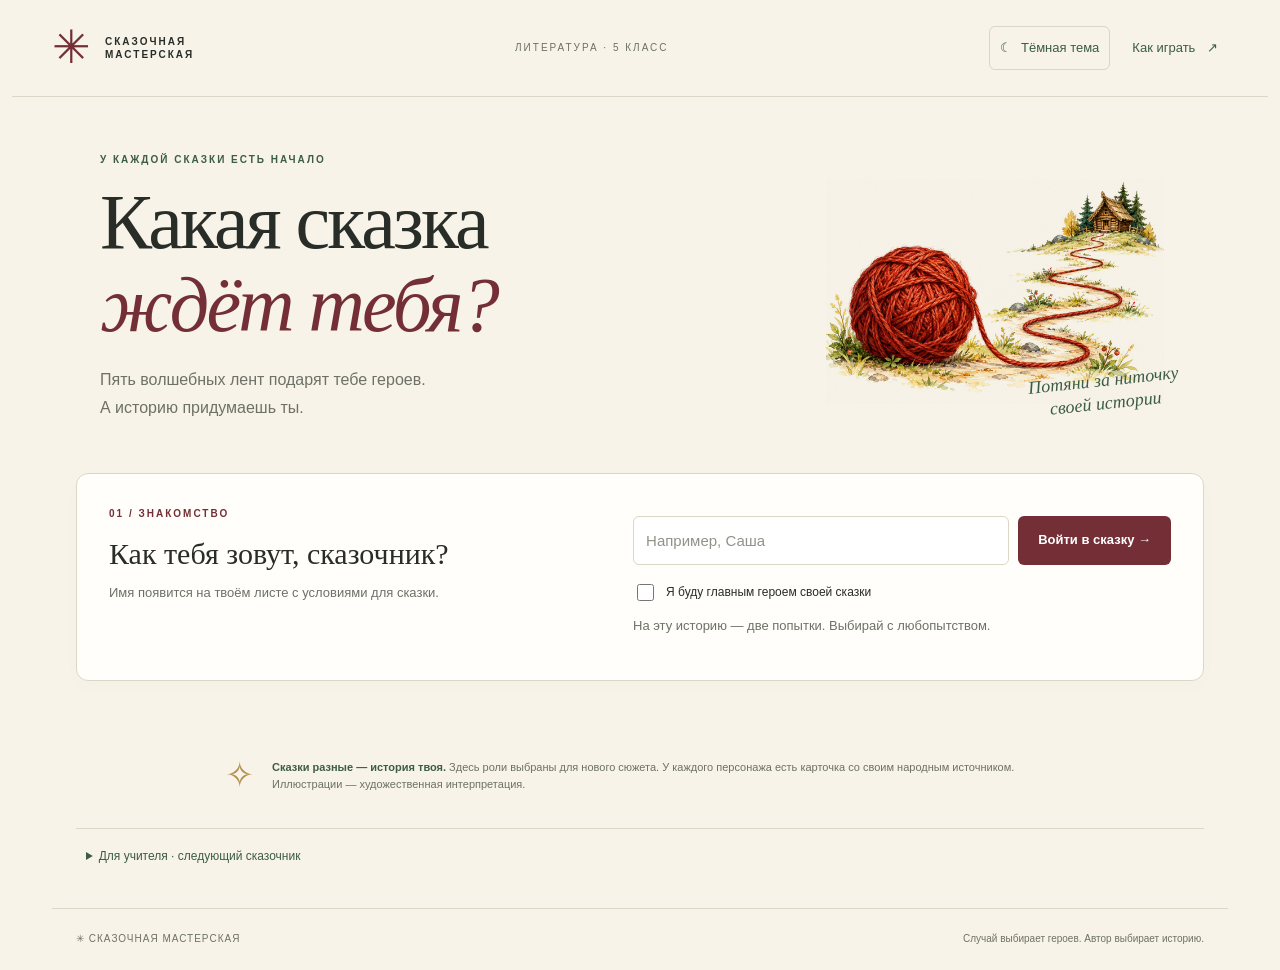
<file: index.html>
<!doctype html>
<html lang="ru"><head><meta charset="utf-8"><meta name="viewport" content="width=device-width,initial-scale=1"><meta name="theme-color" content="#742f36"><meta name="description" content="Пять сказочных лент, две попытки и собственная история. Конструктор сказок с иллюстрациями для 5 класса."><title>Сказочная вертушка · Мастерская сказочника</title><link rel="stylesheet" href="style.css"><script src="data.js" defer></script><script src="game.js" defer></script><script src="app.js" defer></script></head>
<body>
<div id="app">
<header class="masthead"><a class="brand" href="#" aria-label="Сказочная мастерская"><span class="brand-symbol" aria-hidden="true">✳</span><span>СКАЗОЧНАЯ<br>МАСТЕРСКАЯ</span></a><span class="class-label">ЛИТЕРАТУРА · 5 КЛАСС</span><div class="masthead-actions"><button class="text-button theme-toggle" id="themeToggle" type="button" aria-pressed="false"><span aria-hidden="true">☾</span> Тёмная тема</button><button class="text-button" id="helpBtn">Как играть <span aria-hidden="true">↗</span></button></div></header>
<main>
<section class="introduction"><div><p class="eyebrow">У КАЖДОЙ СКАЗКИ ЕСТЬ НАЧАЛО</p><h1>Какая сказка<br><em>ждёт тебя?</em></h1><p class="intro-text">Пять волшебных лент подарят тебе героев.<br>А историю придумаешь ты.</p></div><div class="intro-art" aria-hidden="true"><img src="images/card-26.jpg" alt=""><span>Потяни за ниточку<br>своей истории</span></div></section>
<section id="onboarding" class="welcome panel"><div><span class="step-mark">01 / ЗНАКОМСТВО</span><h2 id="welcomeTitle">Как тебя зовут, сказочник?</h2><p>Имя появится на твоём листе с условиями для сказки.</p></div><form id="profileForm"><label for="authorName" class="sr-only">Имя сказочника</label><div class="name-line"><input id="authorName" name="authorName" autocomplete="given-name" maxlength="40" required placeholder="Например, Саша"><button type="submit" class="button primary">Войти в сказку <span aria-hidden="true">→</span></button></div><label class="check"><input id="selfHero" type="checkbox"><span>Я буду главным героем своей сказки</span></label><fieldset id="heroGenderFields" class="hero-gender" hidden><legend>Если главный герой — это ты, кем ты будешь?</legend><label class="check"><input type="radio" name="heroGender" value="male" id="heroMale">Я — герой</label><label class="check"><input type="radio" name="heroGender" value="female" id="heroFemale">Я — героиня</label><p class="small-note">Лента выберет роль с твоим именем: например, Макар, крестьянский сын, или Аня-воительница. Если ты только сказочник, герой может быть любым.</p></fieldset><p class="small-note">На эту историю — две попытки. Выбирай с любопытством.</p><p id="nameError" class="error" role="alert"></p></form></section>
<button id="editProfile" class="text-button" hidden>Изменить имя и роль</button>
<div id="workshop" hidden>
<div class="workshop-heading"><div><span class="step-mark">02 / ВОЛШЕБНЫЙ ВЫБОР</span><h2 id="greeting"></h2></div><div class="preferences"><label class="check"><input id="calmMode" type="checkbox">Без движения</label><label class="check"><input id="soundMode" type="checkbox">Звук</label></div></div>
<section id="mainGroup" class="main-group panel" aria-labelledby="mainTitle"><div class="section-top"><div><p class="eyebrow">ОСНОВА ТВОЕЙ ИСТОРИИ</p><h3 id="mainTitle">С чего всё начнётся</h3></div><span class="attempt-badge" id="mainCount">0 из 2 попыток</span></div><div class="reels main-reels" id="mainReels"></div><div class="group-bottom"><div><p id="mainHint" class="hint">Запусти три ленты и познакомься со своей историей.</p><div id="mainHistory" class="history"></div></div><button class="button primary spin-button" id="spinMain">Крутить три ленты <span aria-hidden="true">✳</span></button></div></section>
<div class="extras-heading"><div><p class="eyebrow">ЕЩЁ ДВА ПОВОРОТА СЮЖЕТА</p><h3>Кого встретишь в пути?</h3></div><p>Эти ленты запускаются отдельно.<br>Можно выбрать обе, одну или обойтись без них.</p></div>
<div class="extras"><section class="extra-group panel" id="helperGroup" aria-labelledby="helperTitle"><div class="section-top"><h3 id="helperTitle">Верный помощник</h3><span class="attempt-badge" id="helperCount">0 из 2</span></div><div id="helperReels" class="reels"></div><p class="hint" id="helperHint">Кто придёт на помощь в трудный час?</p><div id="helperHistory" class="history"></div><button id="spinHelper" class="button secondary">Выбрать помощника <span aria-hidden="true">↻</span></button></section><section class="extra-group panel" id="ambiguousGroup" aria-labelledby="ambiguousTitle"><div class="section-top"><h3 id="ambiguousTitle">Загадочный встречный</h3><span class="attempt-badge" id="ambiguousCount">0 из 2</span></div><div id="ambiguousReels" class="reels"></div><p class="hint" id="ambiguousHint">Поможет, испытает или помешает? Решишь ты.</p><div id="ambiguousHistory" class="history"></div><button id="spinAmbiguous" class="button secondary">Выбрать встречного <span aria-hidden="true">↻</span></button></section></div>
<div class="finish-strip"><div><span class="step-mark">03 / ТВОЙ ЗАМЫСЕЛ</span><h3>Все встретились. Что дальше?</h3><p>Собери условия, придумай название и сохрани лист.<br>После этого выбранные персонажи и предмет закрепятся.</p></div><button id="finalize" class="button primary" disabled>Собрать лист сказочника <span aria-hidden="true">→</span></button></div>
</div>
<section id="result" hidden><div class="result-heading"><div><p class="eyebrow">НАЧАЛО БОЛЬШОЙ ИСТОРИИ</p><h2>Лист сказочника</h2><p id="resultAuthor"></p></div><span class="seal" aria-hidden="true">ТВОЯ<br>СКАЗКА<br>✳</span></div><div class="result-sheet panel"><label for="storyTitle" class="field-label">Как называется твоя сказка?</label><input id="storyTitle" maxlength="90" placeholder="Название ещё впереди…"><div id="resultCards" class="result-cards"></div><div class="writing-fields"><label>Чего хочет герой?<textarea id="wish" maxlength="240" placeholder="К чему он стремится? Кого или что ищет?"></textarea></label><label>Что ему мешает?<textarea id="obstacle" maxlength="240" placeholder="Какое испытание приготовил противник?"></textarea></label><label>Как поможет волшебный предмет?<textarea id="magic" maxlength="240" placeholder="Подумай о его свойстве из карточки."></textarea></label><label>Чем закончится история?<textarea id="ending" maxlength="240" placeholder="Что изменится и чему научится герой?"></textarea></label></div><p class="small-note">Это новая авторская сказка. Сочетание персонажей и придуманные события не являются сюжетом народного источника.</p></div><div class="export-bar"><p>Можно заполнить замысел здесь<br>или распечатать лист и писать от руки.</p><div><button id="download" class="button primary">Сохранить картинку <span aria-hidden="true">↓</span></button><button id="print" class="button secondary">Распечатать <span aria-hidden="true">↗</span></button></div></div><p id="exportMessage" role="status" class="hint"></p></section>
<aside class="folklore-note"><span aria-hidden="true">✧</span><p><strong>Сказки разные — история твоя.</strong> Здесь роли выбраны для нового сюжета. У каждого персонажа есть карточка со своим народным источником. Иллюстрации — художественная интерпретация.</p></aside>
<details class="teacher"><summary>Для учителя · следующий сказочник</summary><p>У каждого сказочника — своя работа на этом устройстве. Сначала сохраните готовый лист. Новая работа очистит текущий замысел и начнёт счёт попыток заново.</p><button id="newAuthor" class="button secondary">Начать работу другого сказочника</button><p class="small-note" id="storageNote">Имя, попытки и замысел сохраняются только в этом браузере на этом устройстве.</p></details>
</main><footer><span>✳ СКАЗОЧНАЯ МАСТЕРСКАЯ</span><span>Случай выбирает героев. Автор выбирает историю.</span></footer>
</div>
<div class="animation-toolbar" id="animationToolbar" hidden><span>Ленты выбирают твою историю…</span><button id="stopAnimation" class="button secondary">Показать результат сейчас</button></div>
<p id="announcement" aria-live="polite" class="sr-only"></p>
<dialog id="cardDialog"><button class="dialog-close" id="closeCard" aria-label="Закрыть карточку">×</button><div id="cardDetail"></div></dialog>
<dialog id="helpDialog"><button class="dialog-close" id="closeHelp" aria-label="Закрыть правила">×</button><p class="eyebrow">ПРАВИЛА СКАЗОЧНОГО ВЫБОРА</p><h2>Две попытки — много историй</h2><ol><li>Введи имя. Если ты сам главный герой, включи эту возможность и выбери «Я — герой» или «Я — героиня». Лента даст тебе роль с твоим именем. Если ты только сказочник, главный персонаж может быть любым.</li><li>Запусти три основные ленты. Посмотри карточки выпавших персонажей.</li><li>Перед второй попыткой закрепи понравившиеся ленты. Оставшиеся заменятся. Потом выбери целиком первый или второй вариант.</li><li>По желанию отдельно выбери помощника и загадочного встречного. У каждой нижней ленты тоже две попытки.</li><li>Собери лист сказочника. Теперь можно придумать замысел, сохранить картинку и распечатать её на A4.</li></ol><p>Обновление страницы сохраняет работу и использованные попытки. Кнопка остановки лишь ускоряет показ результата.</p><button class="button primary" id="understood">Понятно, начинаем</button></dialog>
<dialog id="resetDialog"><h2>Следующий сказочник?</h2><p>Сначала сохраните текущий лист. Начало новой работы удалит его из этого браузера.</p><label class="check"><input id="resetConfirm" type="checkbox">Готовую работу сохранили или она больше не нужна</label><div class="dialog-actions"><button id="cancelReset" class="button secondary">Остаться</button><button id="confirmReset" class="button primary" disabled>Начать новую работу</button></div></dialog>
<div id="printSheet" aria-hidden="true"></div>
</body></html>
</file>
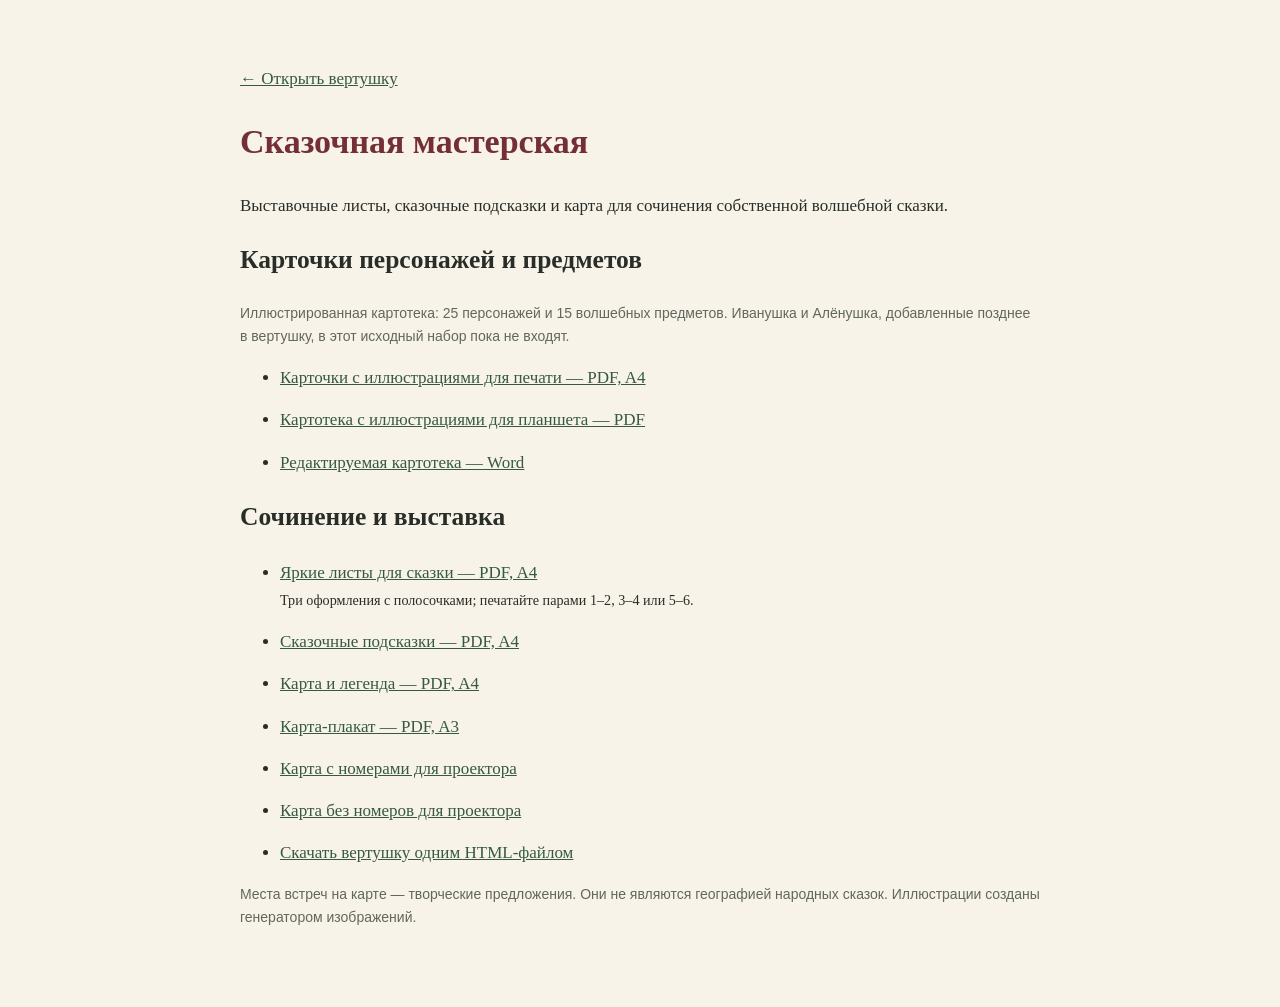
<file: materials/index.html>
<!doctype html><html lang="ru"><meta charset="utf-8"><meta name="viewport" content="width=device-width,initial-scale=1"><title>Сказочная мастерская — материалы</title><style>body{font:17px/1.6 Georgia,serif;background:#f7f3e9;color:#292d28;margin:0}main{max-width:800px;margin:40px auto;padding:25px}h1{color:#742f36}a{color:#365944}li{margin:15px 0}.note{font:14px/1.6 Arial,sans-serif;color:#62675d}</style><main><a href="../">← Открыть вертушку</a><h1>Сказочная мастерская</h1><p>Выставочные листы, сказочные подсказки и карта для сочинения собственной волшебной сказки.</p><h2>Карточки персонажей и предметов</h2><p class="note">Иллюстрированная картотека: 25 персонажей и 15 волшебных предметов. Иванушка и Алёнушка, добавленные позднее в вертушку, в этот исходный набор пока не входят.</p><ul><li><a href="05_kartochki_dlya_pechati_A4.pdf">Карточки с иллюстрациями для печати — PDF, A4</a></li><li><a href="06_kartoteka_dlya_plansheta.pdf">Картотека с иллюстрациями для планшета — PDF</a></li><li><a href="07_kartoteka_redaktiruemaya.docx">Редактируемая картотека — Word</a></li></ul><h2>Сочинение и выставка</h2><ul><li><a href="01_vystavochnye_listy_yarkie_A4.pdf">Яркие листы для сказки — PDF, A4</a><br><small>Три оформления с полосочками; печатайте парами 1–2, 3–4 или 5–6.</small></li><li><a href="02_skazochniye_podskazki_A4.pdf">Сказочные подсказки — PDF, A4</a></li><li><a href="03_karta_i_legenda_A4.pdf">Карта и легенда — PDF, A4</a></li><li><a href="04_karta_plakat_A3.pdf">Карта-плакат — PDF, A3</a></li><li><a href="karta_s_nomerami.png">Карта с номерами для проектора</a></li><li><a href="karta_bez_nomerov.png">Карта без номеров для проектора</a></li><li><a href="../skazochnaya-vertushka-offline.html" download>Скачать вертушку одним HTML-файлом</a></li></ul><p class="note">Места встреч на карте — творческие предложения. Они не являются географией народных сказок. Иллюстрации созданы генератором изображений.</p></main></html>
</file>
<file: style.css>
:root{--paper:#f7f3e9;--ink:#292d28;--muted:#6d7167;--wine:#742f36;--wine-hover:#5d2229;--green:#3c5c48;--line:#dcd6c6;--gold:#b39151;--white:#fffefa;--serif:Georgia,'Times New Roman',serif;--sans:Arial,Helvetica,sans-serif}*{box-sizing:border-box}body{margin:0;background:var(--paper);color:var(--ink);font:15px/1.55 var(--sans)}button,input,textarea{font:inherit}button,a,input,textarea,summary{-webkit-tap-highlight-color:transparent}button{cursor:pointer}button:disabled{cursor:default;opacity:.45}button:focus-visible,a:focus-visible,input:focus-visible,textarea:focus-visible,summary:focus-visible{outline:3px solid #b89247;outline-offset:4px}button{touch-action:manipulation}[hidden]{display:none!important}.masthead{max-width:1256px;margin:auto;padding:25px 40px;display:flex;align-items:center;justify-content:space-between;border-bottom:1px solid var(--line)}.brand{display:flex;align-items:center;gap:12px;font-size:10px;line-height:1.35;letter-spacing:2px;font-weight:700;color:var(--ink);text-decoration:none}.brand-symbol{font:46px/1 var(--serif);color:var(--wine)}.class-label{font-size:10px;letter-spacing:2px;color:var(--muted)}.text-button{border:0;background:transparent;color:var(--green);font-size:13px;padding:10px}.text-button span{margin-left:8px}main{max-width:1176px;margin:0 auto;padding:0 24px}h1,h2,h3,p{margin-top:0}h1,h2,h3{font-family:var(--serif);font-weight:400}h1{font-size:clamp(44px,6.2vw,78px);line-height:1.06;letter-spacing:-2.8px;margin:14px 0 20px}h1 em{font-weight:400;color:var(--wine)}h2{font-size:30px;line-height:1.18;margin-bottom:12px}h3{font-size:25px;line-height:1.2;margin-bottom:8px}.eyebrow,.step-mark{font-size:10px;letter-spacing:2px;font-weight:700;line-height:1.5}.eyebrow{color:var(--green);margin-bottom:8px}.step-mark{color:var(--wine);display:block;margin-bottom:15px}.introduction{display:flex;justify-content:space-between;align-items:center;padding:55px 24px 36px}.intro-text{color:var(--muted);font-size:16px;line-height:1.7}.intro-art{width:36%;max-width:370px;text-align:center;position:relative}.intro-art img{width:100%;mix-blend-mode:multiply;object-fit:contain;max-height:225px}.intro-art span{font:italic 18px/1.25 var(--serif);display:block;color:var(--green);transform:rotate(-6deg);position:absolute;right:0;bottom:-4px}.panel{background:var(--white);border:1px solid var(--line);border-radius:12px;box-shadow:0 6px 20px #44402b04}.welcome{display:grid;grid-template-columns:1fr 1.1fr;gap:35px;padding:32px;margin-bottom:42px}.welcome p{font-size:13px;color:var(--muted);max-width:360px}.name-line{display:flex;gap:9px;margin:10px 0 16px}input[type=text],input:not([type]),textarea{border:1px solid var(--line);border-radius:6px;padding:12px;background:#fff;color:var(--ink);min-width:0}input::placeholder,textarea::placeholder{color:#91938a}.name-line input{flex:1;width:150px}.button{display:inline-flex;align-items:center;justify-content:center;gap:18px;border:1px solid transparent;border-radius:6px;padding:12px 19px;font-size:13px;font-weight:700;min-height:46px;transition:background .15s,transform .15s}.button:active:not(:disabled){transform:translateY(1px)}.button.primary{background:var(--wine);color:#fff}.button.primary:hover:not(:disabled){background:var(--wine-hover)}.button.secondary{border-color:var(--line);color:var(--green);background:var(--white)}.button.secondary:hover:not(:disabled){background:#efeee4}.button span{font-size:21px;line-height:1}.check{display:flex;align-items:center;gap:9px;font-size:12px;cursor:pointer}.check input{accent-color:var(--wine);width:17px;height:17px;flex-shrink:0}.small-note{font-size:11px;line-height:1.5;color:var(--muted);margin:12px 0 0}.error{color:var(--wine)!important}.workshop-heading{display:flex;align-items:center;justify-content:space-between;margin:12px 0 25px}.workshop-heading h2{margin-bottom:0}.preferences{display:flex;gap:20px}.main-group{padding:27px 27px 23px}.section-top{display:flex;align-items:center;justify-content:space-between;margin-bottom:22px;gap:10px}.section-top h3{margin:0}.attempt-badge{font-size:11px;white-space:nowrap;border:1px solid var(--line);border-radius:100px;padding:5px 11px;color:var(--muted);background:#f8f6ef}.reels{display:grid;gap:18px}.main-reels{grid-template-columns:repeat(3,minmax(0,1fr))}.reel{min-width:0}.reel-label{display:flex;gap:8px;align-items:center;justify-content:center;margin-bottom:10px;font-size:10px;font-weight:700;letter-spacing:1.6px;color:var(--muted)}.reel-label span{font-size:12px;color:var(--gold)}.reel-shell{position:relative;border:1px solid #d9d3c4;border-radius:9px;background:#fff;box-shadow:inset 0 2px 7px #50452e08;overflow:hidden}.reel-shell::after{content:'';position:absolute;inset:0;pointer-events:none;box-shadow:inset 0 9px 15px -10px #80765a80,inset 0 -9px 15px -10px #80765a80;border-radius:9px}.reel-viewport{height:279px;overflow:hidden;position:relative}.reel-track{will-change:transform}.reel-frame{height:279px;display:flex;flex-direction:column;align-items:center;justify-content:center;padding:10px 12px}.reel-frame img{width:100%;height:205px;object-fit:contain;display:block}.reel-frame .reel-name{min-height:47px;display:flex;align-items:center;justify-content:center;text-align:center;font:21px/1.13 var(--serif);margin:0}.reel-empty{height:279px;display:flex;align-items:center;justify-content:center;flex-direction:column;background:linear-gradient(150deg,#fffefa,#f2efe5);color:#a6a18f;text-align:center}.empty-star{font:63px/1.1 var(--serif);color:#c1ad7e;margin-bottom:14px}.reel-empty p{font:italic 17px var(--serif);margin:0}.reel-footer{display:flex;align-items:center;justify-content:space-between;min-height:47px;gap:5px;margin-top:7px}.detail-button,.lock-button{background:transparent;border:0;font-size:11px;padding:9px 5px;color:var(--green);min-height:40px}.lock-button{color:var(--muted);border-radius:4px}.lock-button[aria-pressed=true]{background:#eaf0e9;color:var(--green)}.reel.is-locked .reel-shell{border-color:var(--green);box-shadow:0 0 0 1px var(--green)}.group-bottom{display:flex;align-items:center;justify-content:space-between;gap:20px;border-top:1px solid var(--line);padding-top:20px;margin-top:10px}.hint{font-size:12px;color:var(--muted);margin-bottom:6px;line-height:1.5}.history{display:flex;gap:7px;flex-wrap:wrap}.history button{font-size:11px;min-height:34px;border:1px solid var(--line);border-radius:5px;padding:5px 11px;background:transparent;color:var(--muted)}.history button[aria-pressed=true]{background:#edf0e8;border-color:#9cac99;color:var(--green)}.extras-heading{display:flex;align-items:end;justify-content:space-between;margin:46px 0 20px;gap:20px}.extras-heading h3{font-size:30px;margin:0}.extras-heading>p{font-size:12px;color:var(--muted);margin:0}.extras{display:grid;grid-template-columns:1fr 1fr;gap:22px}.extra-group{padding:23px}.extra-group .reels{max-width:330px;margin:auto}.extra-group .reel-label{display:none}.extra-group .section-top h3{font-size:23px}.extra-group>.button{width:100%;margin-top:15px}.extra-group .hint{text-align:center;min-height:18px;margin-top:8px}.extra-group .history{justify-content:center}.extra-group .reel-empty,.extra-group .reel-viewport,.extra-group .reel-frame{height:243px}.extra-group .reel-frame img{height:177px}.finish-strip{margin:32px 0 12px;padding:30px 10px;display:flex;align-items:center;justify-content:space-between;border-bottom:1px solid var(--line);gap:20px}.finish-strip p{font-size:12px;color:var(--muted);margin-bottom:0}.finish-strip .step-mark{margin-bottom:9px}.folklore-note{display:flex;align-items:center;gap:18px;padding:25px 10px;color:var(--muted);max-width:850px;margin:auto}.folklore-note>span{font-size:35px;color:var(--gold)}.folklore-note p{font-size:11px;margin:0}.folklore-note strong{color:var(--green)}.teacher{font-size:12px;color:var(--muted);border-top:1px solid var(--line);padding:18px 10px}.teacher summary{cursor:pointer;color:var(--green)}.teacher p{max-width:650px;margin-top:14px}footer{max-width:1176px;margin:25px auto 0;border-top:1px solid var(--line);padding:22px 24px;display:flex;justify-content:space-between;gap:20px;color:var(--muted);font-size:10px}footer span:first-child{letter-spacing:1px}.result-heading{display:flex;justify-content:space-between;align-items:center;margin:18px 10px 24px}.result-heading h2{font-size:42px}.result-heading p{color:var(--muted);margin:0}.seal{display:flex;align-items:center;justify-content:center;flex-direction:column;width:89px;height:89px;text-align:center;border:1px solid var(--gold);border-radius:50%;font-size:9px;letter-spacing:1.4px;line-height:1.65;color:var(--green);transform:rotate(8deg)}.result-sheet{padding:30px}.field-label{display:block;font-size:11px;color:var(--muted);margin-bottom:8px}#storyTitle{width:100%;font:28px var(--serif);border:0;border-bottom:1px solid var(--line);border-radius:0;padding:10px 0;background:transparent}.result-cards{display:flex;flex-wrap:wrap;justify-content:center;gap:15px;padding:23px 0}.result-card{width:calc(33.333% - 10px);margin:0;text-align:center;background:white;border:1px solid var(--line);border-radius:7px;padding:12px}.result-card small{font-size:9px;color:var(--muted);text-transform:uppercase;letter-spacing:1px}.result-card img{width:100%;height:150px;object-fit:contain}.result-card figcaption{font:20px/1.15 var(--serif)}.result-card .detail-button{display:block;margin:6px auto 0}.writing-fields{display:grid;grid-template-columns:1fr 1fr;gap:18px;margin-top:14px}.writing-fields label{font-family:var(--serif);font-size:19px}.writing-fields textarea{display:block;width:100%;resize:vertical;min-height:110px;font:13px/1.5 var(--sans);margin-top:8px;background:#faf9f3}.export-bar{display:flex;justify-content:space-between;align-items:center;padding:25px 0;gap:15px}.export-bar p{font-size:12px;color:var(--muted);margin:0}.export-bar>div{display:flex;gap:10px}.animation-toolbar{position:fixed;bottom:20px;left:50%;transform:translateX(-50%);background:var(--ink);color:white;border-radius:9px;padding:12px 17px;box-shadow:0 8px 35px #0003;display:flex;gap:20px;align-items:center;z-index:10;font-size:12px;max-width:95vw;width:max-content}dialog{border:1px solid var(--line);border-radius:12px;max-width:620px;width:calc(100% - 32px);max-height:90dvh;overflow:auto;padding:32px;color:var(--ink);background:var(--white);box-shadow:0 20px 90px #25251640}dialog::backdrop{background:#22291f90;backdrop-filter:blur(3px)}.dialog-close{position:absolute;top:10px;right:12px;background:none;border:0;font-size:28px;color:var(--muted);width:40px;height:40px}.dialog-actions{display:flex;justify-content:end;gap:12px;margin-top:25px}dialog li{margin-bottom:14px;font-size:14px}dialog h2{margin-right:20px}#cardDetail>img{width:100%;height:220px;object-fit:contain}#cardDetail p{font-size:13px;margin-bottom:13px}#cardDetail a{color:var(--green)}#printSheet{display:none}.sr-only{position:absolute;clip:rect(0,0,0,0);width:1px;height:1px;overflow:hidden;white-space:nowrap}
@media(max-width:760px){.masthead{padding:18px 20px}.class-label{display:none}main{padding:0 16px}.introduction{padding:35px 4px 25px}h1{font-size:51px;letter-spacing:-1.7px}.introduction .eyebrow{font-size:8px;letter-spacing:1.5px}.intro-text{font-size:13px}.intro-art{width:34%}.intro-art span{font-size:13px;right:2px;bottom:-10px}.welcome{grid-template-columns:1fr;gap:12px;padding:24px}.welcome h2{font-size:26px}.name-line{flex-direction:column}.name-line input{width:100%}.preferences{gap:10px;flex-wrap:wrap;justify-content:end}.preferences .check{font-size:10px}.workshop-heading h2{font-size:24px}.workshop-heading .step-mark{font-size:8px;letter-spacing:1px}.main-group{padding:20px 12px}.main-reels{gap:7px}.reel-label{font-size:8px;letter-spacing:.6px;gap:3px}.main-reels .reel-viewport,.main-reels .reel-frame,.main-reels .reel-empty{height:222px}.main-reels .reel-frame{padding:8px 4px}.main-reels .reel-frame img{height:146px}.main-reels .reel-name{font-size:17px;min-height:55px}.empty-star{font-size:40px}.reel-empty p{font-size:14px}.reel-footer{flex-direction:column;gap:0}.detail-button,.lock-button{font-size:10px;padding:5px 2px;min-height:34px}.section-top{margin-bottom:18px}.section-top h3{font-size:23px}.attempt-badge{font-size:9px;padding:4px 8px}.group-bottom{align-items:stretch;flex-direction:column;gap:10px}.extras-heading{align-items:start;flex-direction:column;gap:10px;margin-top:32px}.extras-heading h3{font-size:26px}.extras{gap:12px}.extra-group{padding:16px 10px}.extra-group .section-top{align-items:start;gap:8px;flex-direction:column}.extra-group .section-top h3{font-size:21px}.extra-group .reel-viewport,.extra-group .reel-frame,.extra-group .reel-empty{height:220px}.extra-group .reel-frame img{height:155px}.extra-group .reel-name{font-size:19px}.extra-group>.button{font-size:11px;padding:10px 5px;gap:5px}.extra-group .reel-footer{flex-direction:row}.extra-group .hint{min-height:50px;font-size:11px}.finish-strip{padding:25px 4px;align-items:stretch;flex-direction:column}.finish-strip br{display:none}.result-heading h2{font-size:34px}.result-sheet{padding:20px 14px}.result-card{width:calc(50% - 8px);padding:8px}.result-card img{height:110px}.result-card figcaption{font-size:19px}.writing-fields{grid-template-columns:1fr}.export-bar{align-items:stretch;flex-direction:column}.export-bar>div{flex-wrap:wrap}.export-bar .button{flex:1}.animation-toolbar{bottom:10px;gap:10px;flex-direction:column;width:calc(100% - 30px)}.animation-toolbar .button{min-height:38px}footer{padding:18px 20px;flex-direction:column;gap:8px}.seal{width:72px;height:72px;flex-shrink:0}.dialog-actions{flex-direction:column}dialog{padding:28px 22px}}
@media(max-width:370px){h1{font-size:45px}.intro-art{width:29%}.intro-art span{display:none}.main-reels .reel-name{font-size:15px}.reel-label{font-size:7px}.extras{grid-template-columns:1fr}.extra-group .section-top{flex-direction:row}.extra-group .hint{min-height:0}.workshop-heading{gap:10px}.preferences{max-width:95px}}
@media(prefers-reduced-motion:reduce){*{scroll-behavior:auto!important;transition:none!important}}@page{size:A4 portrait;margin:10mm}@media print{body{background:white}#app,dialog,.animation-toolbar{display:none!important}#printSheet{display:block!important;width:190mm;height:277mm;margin:0;page-break-inside:avoid}#printSheet img{display:block;width:100%;height:100%;object-fit:contain}html,body{margin:0;padding:0}}
body.is-complete .introduction{display:none}body.is-complete .result-heading{margin-top:40px}
h1,h2,h3,.reel-name,.result-card figcaption{overflow-wrap:anywhere}

.hero-gender{border:1px solid var(--line);border-radius:6px;margin:16px 0;padding:12px 15px;display:flex;gap:18px;flex-wrap:wrap}.hero-gender legend{font-size:12px;color:var(--green);padding:0 5px}.hero-gender .small-note{width:100%;margin:0}

/* Theme preference is separate from the storyteller's work. */
.masthead-actions{display:flex;align-items:center;gap:12px}.theme-toggle{min-height:44px;border:1px solid var(--line);border-radius:6px;white-space:nowrap}.theme-toggle span{margin:0 5px 0 0}.theme-toggle[aria-pressed=true]{background:var(--white);border-color:var(--gold)}
@media screen{
 :root[data-theme=dark]{color-scheme:dark;--paper:#191f1d;--ink:#f0ece1;--muted:#b9bdb1;--wine:#a74753;--wine-hover:#b9515e;--green:#b4d0b6;--line:#46534b;--gold:#cfb779;--white:#242d28}
 [data-theme=dark] h1 em,[data-theme=dark] .step-mark,[data-theme=dark] .brand-symbol,[data-theme=dark] .error{color:#ed9da7!important}
 [data-theme=dark] input:not([type]),[data-theme=dark] input[type=text],[data-theme=dark] textarea{background:#1c241f;color:var(--ink)}
 [data-theme=dark] input::placeholder,[data-theme=dark] textarea::placeholder{color:#a4ab9e}
 [data-theme=dark] .button.secondary:hover:not(:disabled){background:#344137}
 [data-theme=dark] .attempt-badge{background:#1c241f}
 [data-theme=dark] .reel-shell{border-color:#647064;background:#fffefa}
 [data-theme=dark] .reel-frame{color:#292d28}
 [data-theme=dark] .reel-empty{background:linear-gradient(150deg,#29352d,#1e2822);color:#c4c5b5}
 [data-theme=dark] .empty-star{color:var(--gold)}
 [data-theme=dark] .lock-button[aria-pressed=true],[data-theme=dark] .history button[aria-pressed=true]{background:#344638;color:#d2e8cf;border-color:#779777}
 [data-theme=dark] .result-card{background:var(--white)}
 [data-theme=dark] .result-card img,[data-theme=dark] #cardDetail>img{background:#fffefa;border-radius:6px}
 [data-theme=dark] .intro-art img{mix-blend-mode:normal;background:#fffefa;border-radius:50%;padding:8px}
 [data-theme=dark] .intro-art span{position:static;transform:none;margin-top:12px}
 [data-theme=dark] .animation-toolbar{background:#344137;color:var(--ink);border:1px solid var(--line)}
}
@media(max-width:760px){.masthead-actions{gap:2px;flex-direction:column;align-items:flex-end}.masthead-actions .text-button{font-size:11px;padding:8px}.masthead{gap:10px}}
</file>
